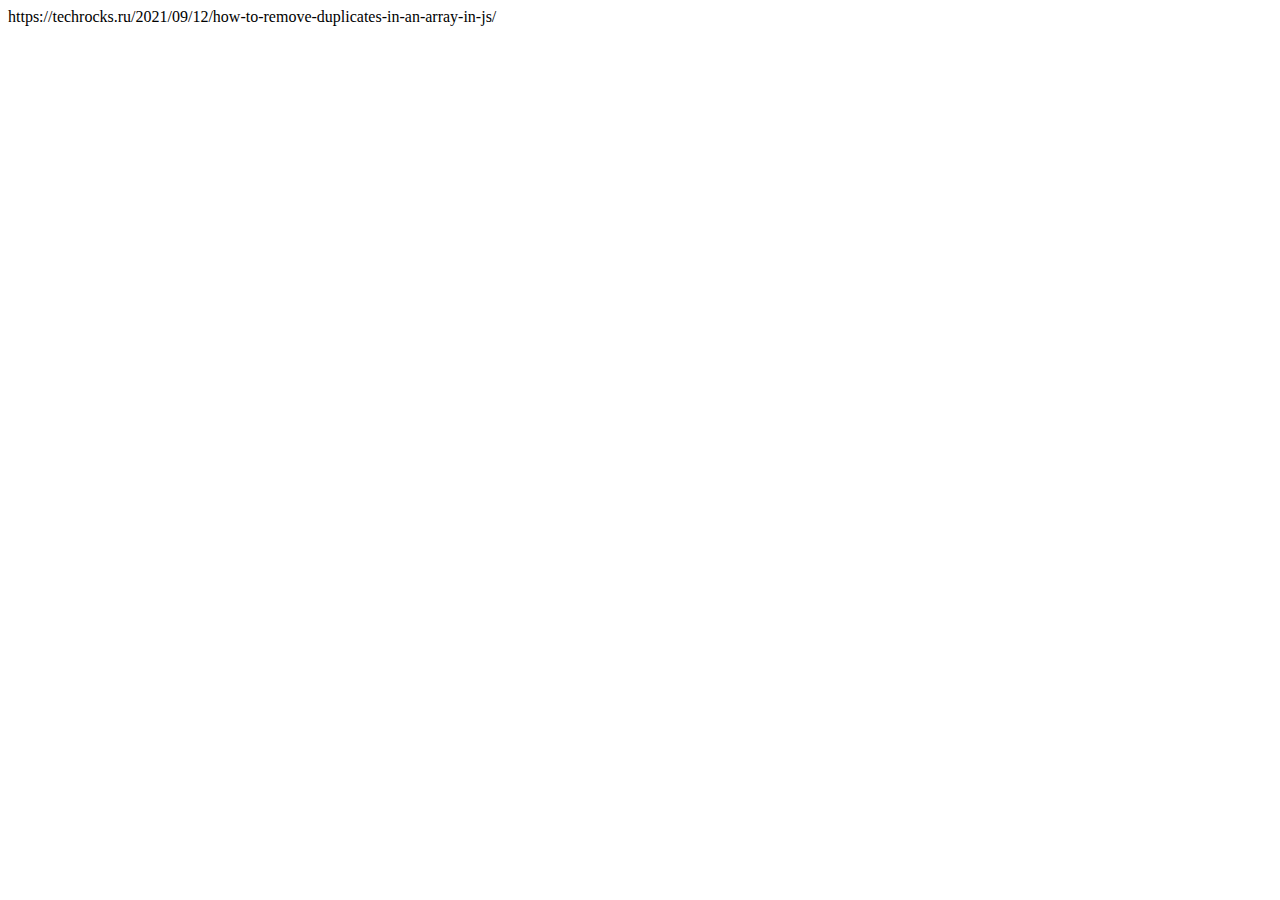
<file: lesson7/index.html>
<!DOCTYPE html>
<html lang="en">
<head>
    <meta charset="UTF-8">
    <meta http-equiv="X-UA-Compatible" content="IE=edge">
    <meta name="viewport" content="width=device-width, initial-scale=1.0">
    <title>Document</title>
</head>
<body>
    <script src="./index.js"></script>
</body>
</html>
https://techrocks.ru/2021/09/12/how-to-remove-duplicates-in-an-array-in-js/
</file>
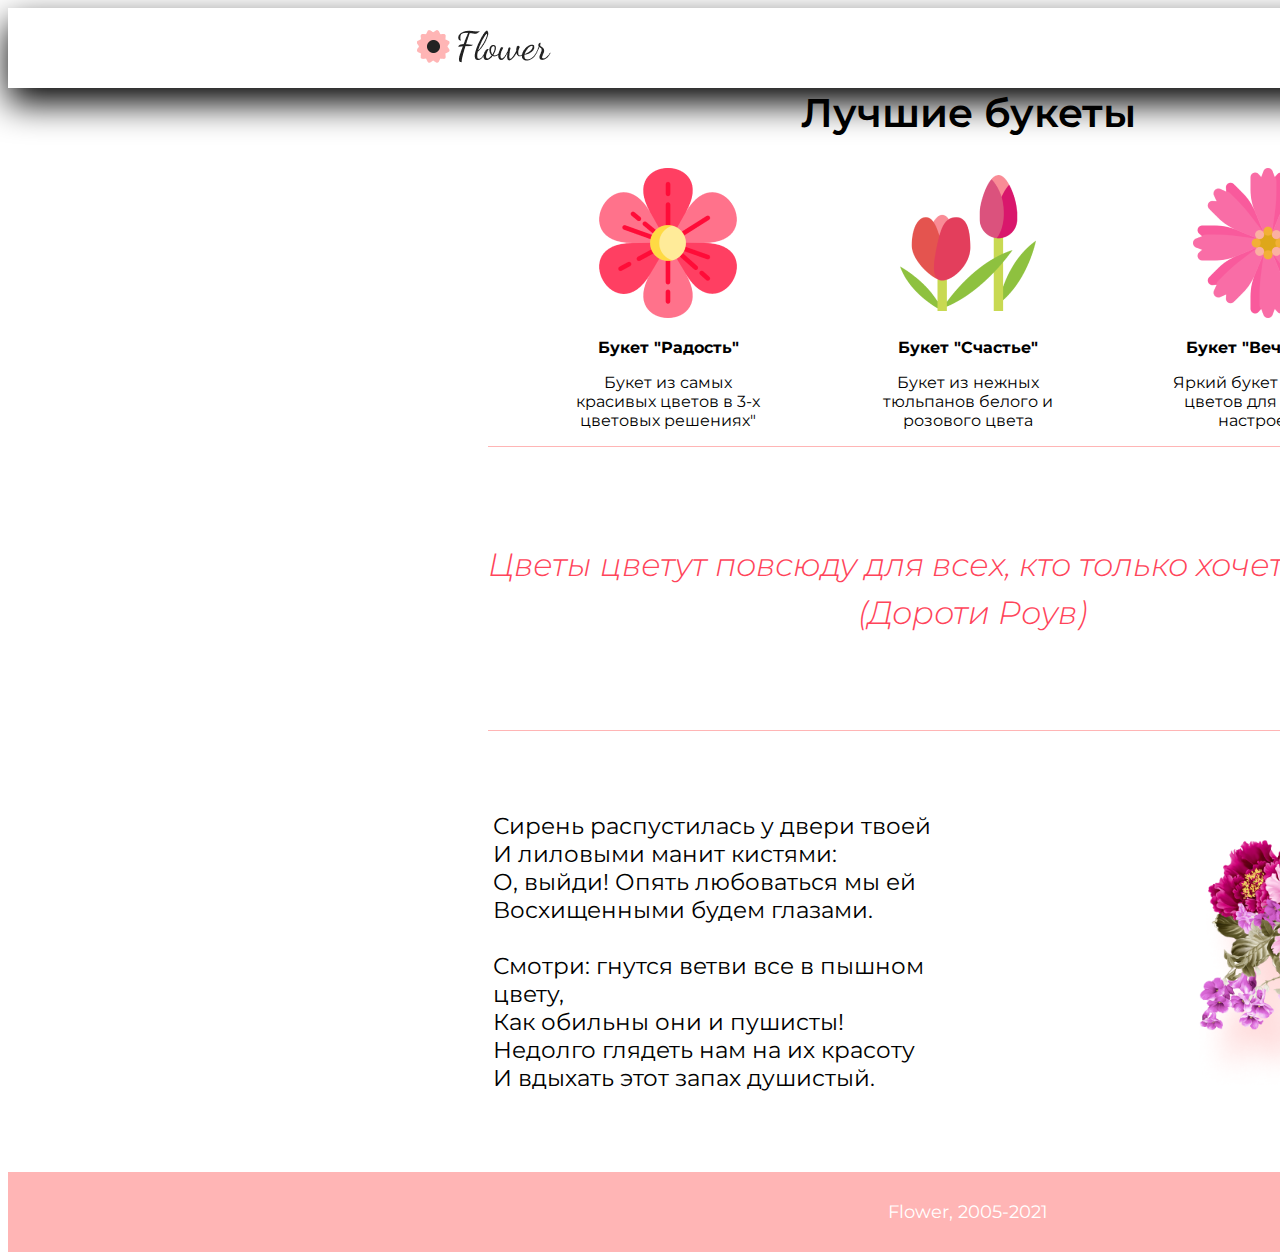
<file: Verstka/lesson2_homework/index.html>
<!DOCTYPE html>
<html lang="en">
<head>
    <meta charset="UTF-8">
    <meta http-equiv="X-UA-Compatible" content="IE=edge">
    <meta name="viewport" content="width=device-width, initial-scale=1.0">
    <title>Домашнее задание к блочной верстке</title>
    <link rel="stylesheet" href="./style.css"
    <link rel="preconnect" href="https://fonts.googleapis.com">
    <link rel="preconnect" href="https://fonts.gstatic.com" crossorigin>
    <link href="https://fonts.googleapis.com/css2?family=Montserrat:ital,wght@1,100&display=swap" rel="stylesheet">
        
    
</head>

<body>
    <!-- контейнер 1920 -->
    <div class="container"></div>
        <!--хедер-->
        <header>
            <div class="logo"> <img src="./Logo.png" alt="Логотип"> </div>
            <div class="contacts"><img src="./PhoneNumber.png" alt="Телефон"> </div>
        </header>
        
     <div class="bestbouquets">Лучшие букеты</div>
 <nav>
    <div class="main-bouquets-list">
<div class="bouquet">
    <img src="./radost.png" alt="радость">
    <p class="bouquetname">Букет "Радость"</p>
    <p>Букет из самых <br> красивых цветов в 3-х<br> цветовых решениях"</p>
</div>
<div class="bouquet">
    <img src="./schastye.png" alt="счастье">
    <p class="bouquetname">Букет "Счастье"</p>
    <p>Букет из нежных<br> тюльпанов белого и <br>розового цвета</p>
</div>
<div class="bouquet">
    <img src="./vecherinka.png" alt="вечеринка">
    <p class="bouquetname">Букет "Вечеринка"</p>
    <p>Яркий букет из летних<br> цветов для лучшего<br> настроения</p>
</div>

    
</nav>
    <div class=speech>Цветы цветут повсюду для всех, кто только хочет их видеть.<br>(Дороти Роув)</div>

        <section class="main-section">
            
            <div class=main-section-itemA>Сирень распустилась у двери твоей <br>И лиловыми манит кистями:<br> О, выйди! Опять любоваться мы ей<br> Восхищенными будем глазами.<br> <br>Смотри: гнутся ветви все в пышном цвету, <br>Как обильны они и пушисты!<br> Недолго глядеть нам на их красоту<br> И вдыхать этот запах душистый.</div>
            <div class=main-section-itemB><img src="./bigflower.png" alt="большой цветок"></div>
        </section>
</div>
<footer><a>Flower, 2005-2021</a></footer>

</body>
</html>
</file>
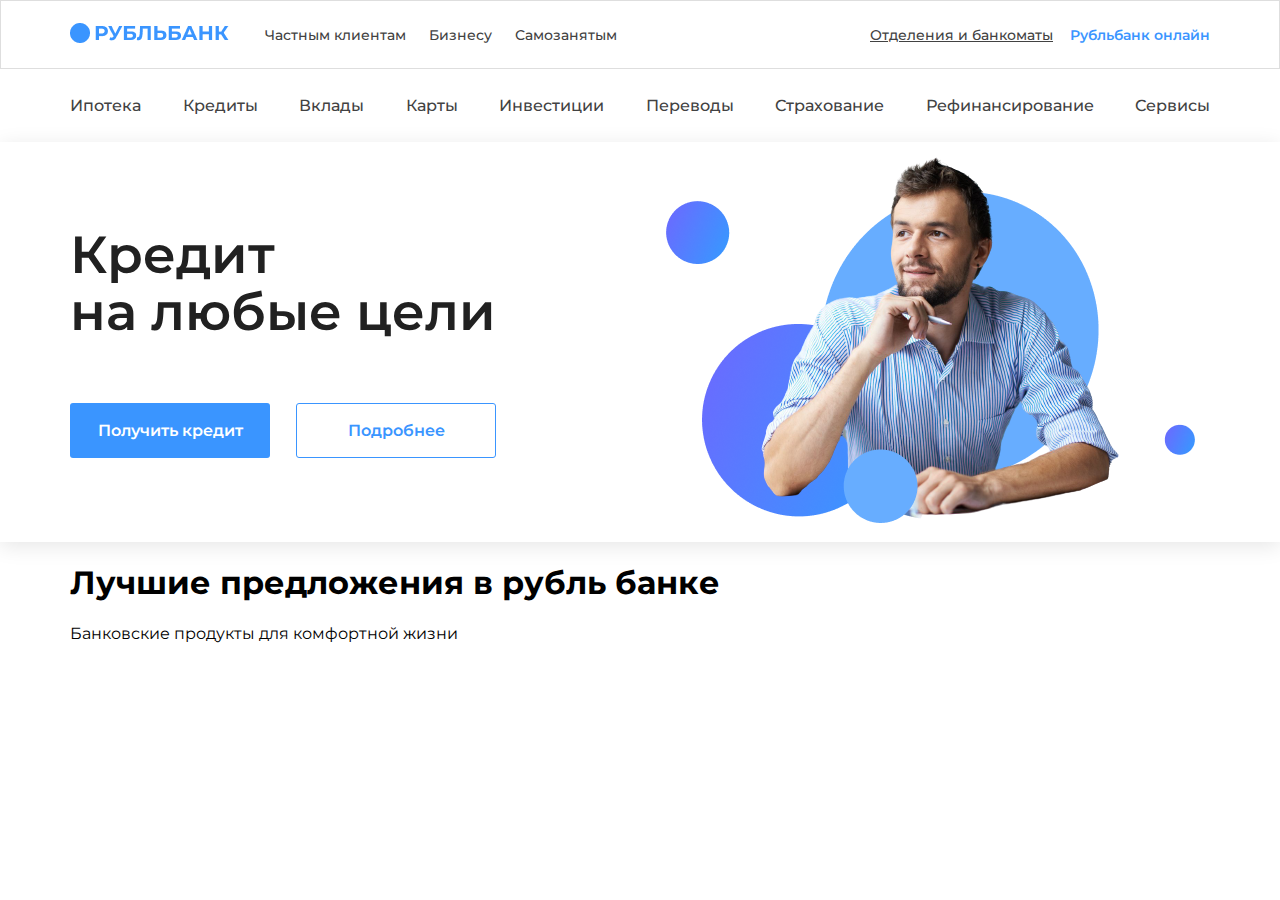
<file: Verstka/lesson3/index.html>
<!DOCTYPE html>
<html lang="en">
<head>
    <meta charset="UTF-8">
    <meta http-equiv="X-UA-Compatible" content="IE=edge">
    <meta name="viewport" content="width=device-width, initial-scale=1.0">
    <title>Rublebank</title>
    <link rel="stylesheet" href="./style.css">
    <link rel="preconnect" href="https://fonts.googleapis.com">
    <link rel="preconnect" href="https://fonts.gstatic.com" crossorigin>
    <link href="https://fonts.googleapis.com/css2?family=Montserrat:wght@400;500;600&display=swap" rel="stylesheet">
</head>
<body>
    <!-- хэдер -->
    <header>
        <div class="header-top">
            <div class="container">
                <div class="header-top-info">
                    <div class="logo">
                        <img src="./pic/logo-rublebank.png" alt="">
                    </div>
                    <nav class="top-menu">
                        <ul class="top-menu-list top-menu-list-left">
                            <li><a href="">Частным клиентам</a></li>
                            <li><a href="">Бизнесу</a></li>
                            <li><a href="">Самозанятым</a></li>
                        </ul>
                        <ul class="top-menu-list top-menu-list-right">
                            <li><a href="">Отделения и банкоматы</a></li>
                            <li class="list-blue1"><a href=""><span class="list-blue">Рубльбанк онлайн</span> </a></li>
                        </ul>
                    </nav>
                </div>
            </div>
        </div>
        <div class="header-bottom">
            <div class="container">
                <nav class="main-menu">
                    <ul class="main-menu-list">
                        <li><a href="">Ипотека</a></li>
                        <li><a href="">Кредиты</a></li>
                        <li><a href="">Вклады</a></li>
                        <li><a href="">Карты</a></li>
                        <li><a href="">Инвестиции</a></li>
                        <li><a href="">Переводы</a></li>
                        <li><a href="">Страхование</a></li>
                        <li><a href="">Рефинансирование</a></li>
                        <li><a href="">Сервисы</a></li>
                    </ul>
                </nav>
            </div>
        </div>
    </header>

    <!-- баннер -->
    <div class="main-banner">
        <div class="container">
            <div class="main-banner-info">
                <div class="banner-offer">
                    <div class="banner-offer-text">Кредит <br>на любые цели</div>
                    <div class="banner-buttons">
                        <a href="" class="btn btn-primary">Получить кредит</a>
                        <a href="" class="btn btn-secondary">Подробнее</a>
                    </div>
                </div>
                <img src="./pic/banner-pic.png" alt="">
            </div>
        </div>
    </div>
    <!-- Лучшие предложения -->
    <section class="offers">
        <div class="container">
            <h1>Лучшие предложения в рубль банке</h1>
            <p>Банковские продукты для комфортной жизни</p>
        </div class = "offers-info">
        <div class = "offers-info-item"></div>
        </div>
</body>
</html>
</file>
<file: Verstka/lesson3/style.css>
/* общие стили */
body {
    font-family: "Montserrat", sans-serif;
    margin: 0;
  }
  ul {
    margin: 0;
    padding: 0;
    list-style: none;
  }
  .container {
    width: 1140px;
    margin: 0 auto;
  }
  .btn {
      width: 200px;
      height: 55px;
      font-weight: 600;
      font-size: 16px;
      border-radius: 3px;
      text-decoration: none;
      display: flex;
      justify-content: center;
      align-items: center;
      box-sizing: border-box;
  }
  .btn-primary {
      background-color: #3A95FF;
      color: #fff;
  }
  .btn-secondary {
      border: 1px solid #3A95FF;
      color: #3A95FF;
  }
  /* стили хэдера */
  .header-top {
    border: 1px solid #dedede;
  }
  .header-top-info {
    height: 67px;
    display: flex;
    justify-content: space-between;
    align-items: center;
  }
  .top-menu {
    width: 945px;
    display: flex;
    justify-content: space-between;
  }
  .top-menu-list {
    display: flex;
    font-size: 14px;
    font-weight: 500;
    justify-content: space-between;
  }
  .top-menu-list a {
    color: #424242;
  }
  .top-menu-list-left {
    width: 352px;
  }
  .top-menu-list-left a {
    text-decoration: none;
  }
  .top-menu-list-right {
    width: 340px;
  }
  .list-blue {
    color: #3a95ff;
    font-weight: 600;
    text-decoration: none;
  }
  .list-blue1 a {
    text-decoration: none;
  }
  .main-menu-list {
    height: 73px;
    display: flex;
    justify-content: space-between;
    align-items: center;
  }
  .main-menu-list a {
    text-decoration: none;
    font-size: 16px;
    font-weight: 500;
    color: #424242;
  }
  
  /* стили баннера */
  .main-banner {
    box-shadow: 0px 4px 20px rgba(0, 0, 0, 0.1);
  }
  .main-banner-info {
    display: flex;
    justify-content: space-between;
    align-items: center;
  }
  .banner-offer-text {
    font-weight: 600;
    font-size: 52px;
    line-height: 110%;
    color: #212121;
    margin-bottom: 63px;
  }
  .banner-buttons {
      display: flex;
      justify-content: space-between;
  }
  /* Лучшие предложения */
</file>
